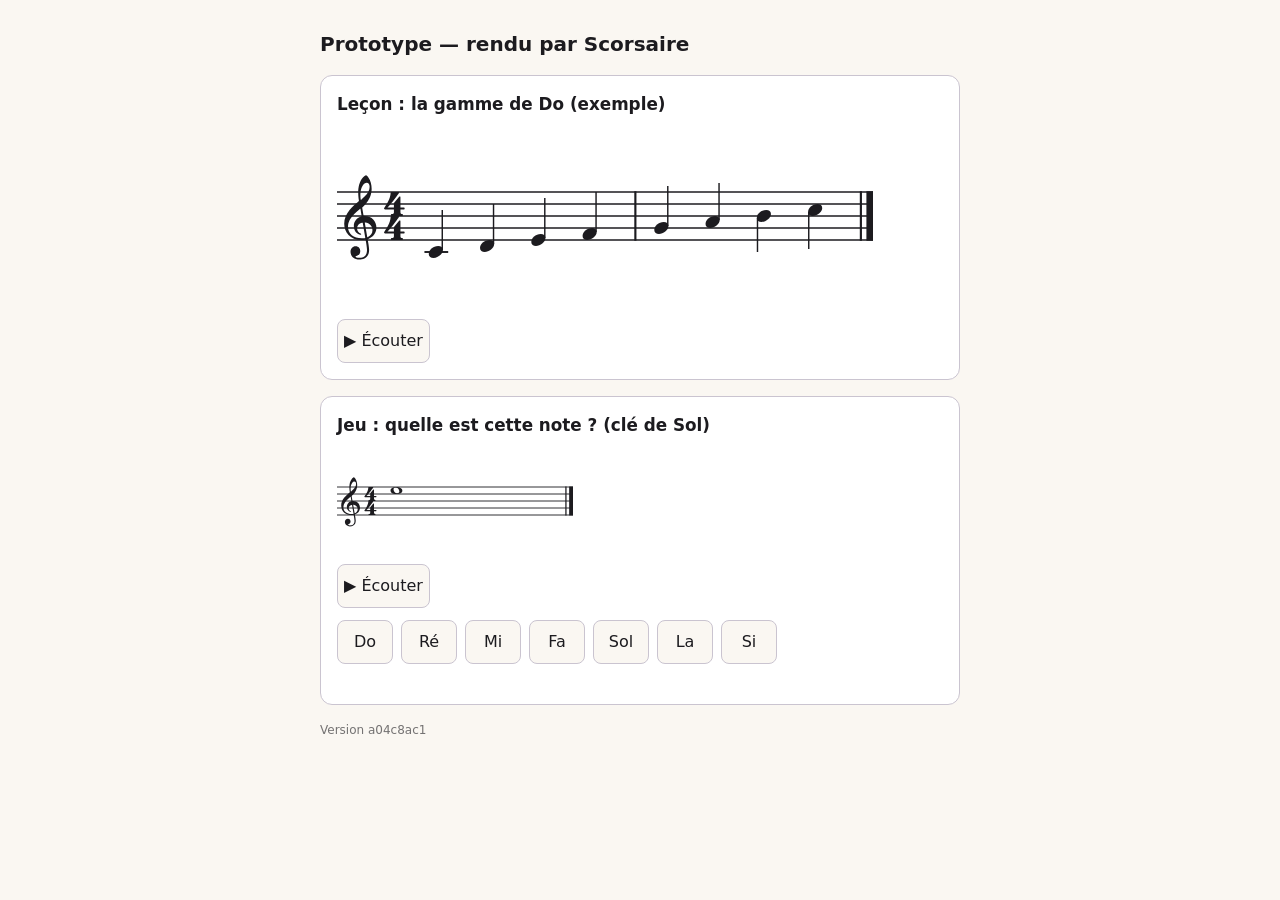
<file: index.html>
<!doctype html>
<html lang="fr"><head><meta charset="utf-8"><meta name="viewport" content="width=device-width,initial-scale=1">
<title>Prototype Solfège</title>
<style>
:root{color-scheme:light dark;--bg:#faf7f2;--fg:#1c1b1f;--card:#fff;--line:#cac4d0;--accent:#8a6508}
@media (prefers-color-scheme:dark){:root{--bg:#16141a;--fg:#f4f1ea;--card:#201e26;--line:#49454f;--accent:#f0c46a}}
body{margin:0;padding:16px;background:var(--bg);color:var(--fg);font:1rem/1.5 system-ui,sans-serif;max-width:40rem;margin-inline:auto}
section{background:var(--card);border:1px solid var(--line);border-radius:.75rem;padding:1rem;margin-block:1rem}
h1{font-size:1.25rem}h2{font-size:1.05rem;margin-top:0}
#answers{display:flex;flex-wrap:wrap;gap:.5rem;margin-top:.75rem}
button{font:inherit;min-height:2.75rem;min-width:3.5rem;border-radius:.5rem;border:1px solid var(--line);background:var(--bg);color:var(--fg)}
button:focus-visible{outline:3px solid var(--accent);outline-offset:2px}
#result{min-height:1.5em}
</style></head><body>
<h1>Prototype — rendu par Scorsaire</h1>
<section><h2>Leçon : la gamme de Do (exemple)</h2><div id="lesson" aria-label="Partition : gamme de Do majeur"></div></section>
<section><h2>Jeu : quelle est cette note ? (clé de Sol) <span id="score" style="float:right"></span></h2>
<div id="stage" aria-label="Note à identifier"></div><div id="answers"></div><div id="result" role="status"></div></section>
<p id="sndstatus" role="status" style="font-size:.85rem;opacity:.8"></p>
<script type="module" src="proto.js?v=a04c8ac1"></script>
<p style="font-size:.75rem;opacity:.6">Version a04c8ac1</p></body></html>
</file>
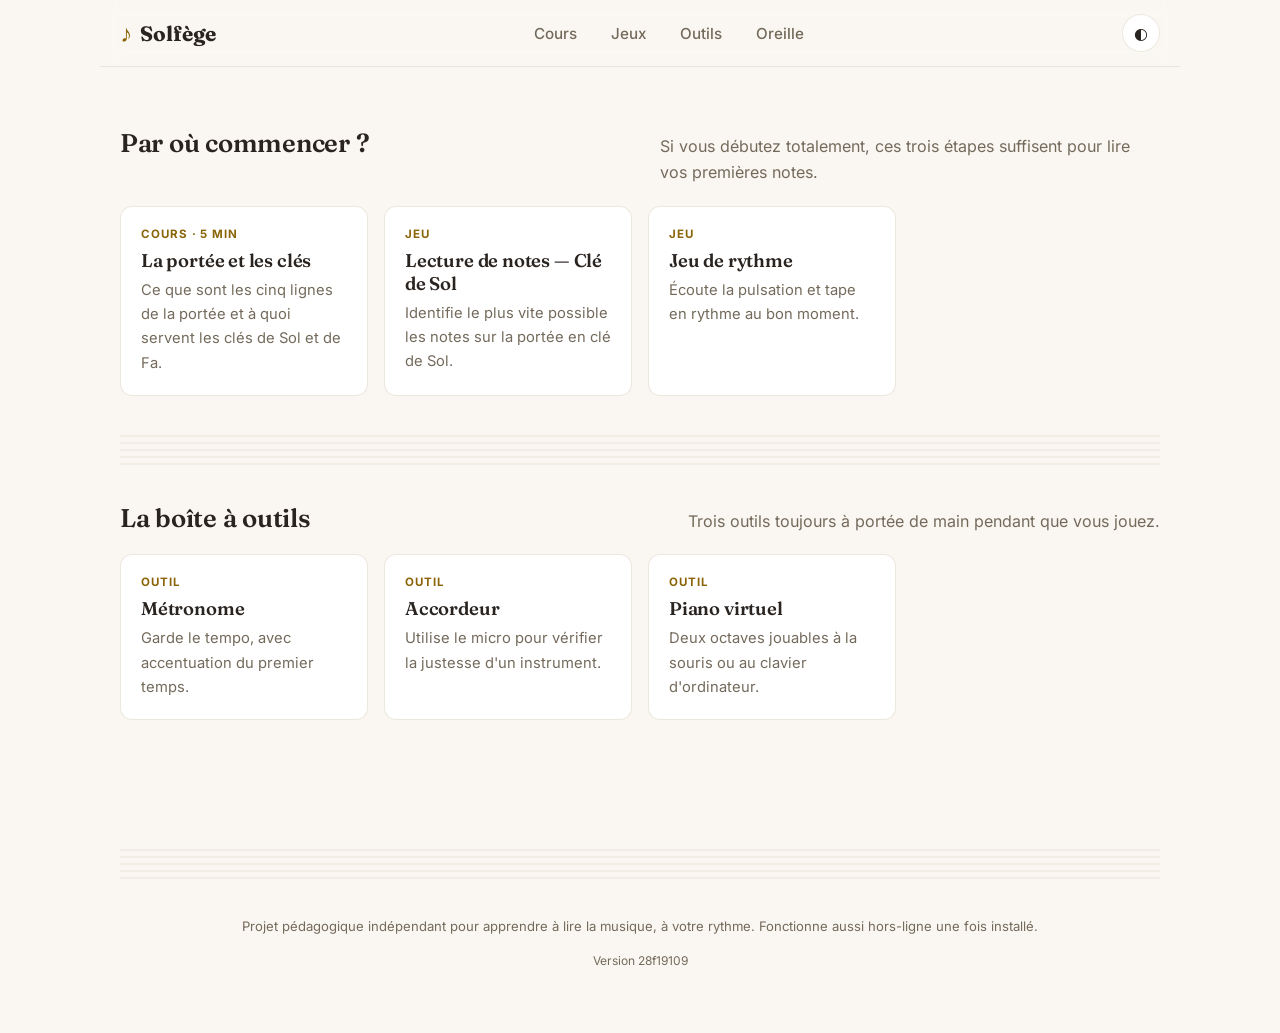
<file: app/index.html>
<!DOCTYPE html>
<html lang="fr">
<head>
<meta charset="UTF-8">
<meta name="viewport" content="width=device-width, initial-scale=1, viewport-fit=cover">
<title>Solfège — apprendre à lire la musique</title>
<meta name="description" content="Apprends le solfège avec des cours clairs, des jeux de lecture de notes, de rythme et de théorie, et des outils pour musiciens.">
<link rel="manifest" href="manifest.json">
<meta name="theme-color" content="#16141a">
<meta name="apple-mobile-web-app-capable" content="yes">
<meta name="apple-mobile-web-app-title" content="Solfège">
<link rel="apple-touch-icon" href="icon.svg">
<link rel="icon" href="icon.svg" type="image/svg+xml">
<link rel="stylesheet" href="app.css?v=28f19109">
</head>
<body>
<div id="app">
  <header class="topbar">
    <h1 id="page-h1" class="sr-only">Solfège</h1>
    <a class="brand" href="#/"><span class="brand-note">♪</span> Solfège</a>
    <nav class="mainnav" id="mainnav">
      <a href="#/cours">Cours</a>
      <a href="#/jeux">Jeux</a>
      <a href="#/outils">Outils</a>
      <a href="#/oreille">Oreille</a>
    </nav>
    <button class="icon-btn" id="theme-toggle" aria-label="Changer de thème" title="Changer de thème">◐</button>
  </header>
  <main id="view"></main>
  <footer class="site-footer">
    <div class="staff-rule" aria-hidden="true"><svg viewBox="0 0 600 34" preserveAspectRatio="none"><line x1="0" y1="4" x2="600" y2="4"/><line x1="0" y1="11" x2="600" y2="11"/><line x1="0" y1="18" x2="600" y2="18"/><line x1="0" y1="25" x2="600" y2="25"/><line x1="0" y1="32" x2="600" y2="32"/></svg></div>
    <p>Projet pédagogique indépendant pour apprendre à lire la musique, à votre rythme. Fonctionne aussi hors-ligne une fois installé.</p>
    <p style="font-size:.75rem;color:var(--fg-soft);text-align:center">Version 28f19109</p>
  </footer>
</div>
<div class="toast" id="toast"></div>

<script type="module" src="main.js?v=28f19109"></script>
</body>
</html>
</file>
<file: app/app.css>
@font-face{font-family:'Inter';font-style:normal;font-weight:100 900;font-display:swap;src:url(fonts/Inter-Variable-latin.woff2) format('woff2')}
@font-face{font-family:'Fraunces';font-style:normal;font-weight:100 900;font-display:swap;src:url(fonts/Fraunces-wght-normal.woff2) format('woff2')}
@font-face{font-family:'Fraunces';font-style:italic;font-weight:100 900;font-display:swap;src:url(fonts/Fraunces-wght-italic.woff2) format('woff2')}
/* Feuille de style reprise telle quelle de l'application actuelle (Solfège, PWAsolfegeInitiation). Seules les polices sont ajoutées, embarquées au lieu d'être chargées depuis Google. */
/* ============ TOKENS ============
   Palette reprise du module "Jeu d'oreille" (mêmes trois thèmes : clair, sombre, contraste),
   réinjectée dans les noms de variables déjà utilisés dans tout le reste de cette feuille de
   style — donc aucune autre règle CSS n'a besoin de changer, seules les valeurs changent. */
:root{
  /* teintes fixes (toujours les mêmes, quel que soit le thème actif) utilisées par quelques
     éléments volontairement invariants, ex. le bouton principal et le toast */
  --ink:#16141a;
  --paper:#f0ebe3;
  --sage:#2f9e5c; --sage-soft: rgba(47,158,92,0.14);
  --brick:#c94444; --brick-soft: rgba(201,68,68,0.12);
  --radius: 12px;
  --bg:#faf7f2; --bg-2:#ffffff; --bg-3:#f1ede4;
  --fg:#2a2420; --fg-soft:#746a5c;
  --rule-strong:#ddd5c7; --rule: color-mix(in srgb, #ddd5c7 55%, transparent);
  --accent:#b8860b; --accent-deep:#8a6508; --accent-soft: rgba(184,134,11,0.13);
  color-scheme: light;
}
@media (prefers-color-scheme: dark){
  :root:not([data-theme="light"]){
    --bg:#16141a; --bg-2:#211e2a; --bg-3:#2a2636;
    --fg:#f0ebe3; --fg-soft:#8a8299;
    --rule-strong:#3c3650; --rule: color-mix(in srgb, #3c3650 60%, transparent);
    --accent:#f0c46a; --accent-deep:#a8872a; --accent-soft: rgba(240,196,106,0.12);
    --sage:#6bcb8a; --sage-soft: rgba(107,203,138,0.15);
    --brick:#e06060; --brick-soft: rgba(224,96,96,0.12);
    color-scheme: dark;
  }
}
:root[data-theme="dark"]{
  --bg:#16141a; --bg-2:#211e2a; --bg-3:#2a2636;
  --fg:#f0ebe3; --fg-soft:#8a8299;
  --rule-strong:#3c3650; --rule: color-mix(in srgb, #3c3650 60%, transparent);
  --accent:#f0c46a; --accent-deep:#a8872a; --accent-soft: rgba(240,196,106,0.12);
  --sage:#6bcb8a; --sage-soft: rgba(107,203,138,0.15);
  --brick:#e06060; --brick-soft: rgba(224,96,96,0.12);
  color-scheme: dark;
}
/* Thème "contraste" pour la basse vision — conçu selon WCAG 2.2 niveau AAA :
   · texte ≥ 7:1 partout (réel : 10 à 18:1), éléments d'interface et bordures ≥ 3:1 (1.4.6, 1.4.11)
   · fond noir très sombre #0A0A0A et texte #F7F7F7 plutôt que noir/blanc purs (21:1) : évite le halo
     lumineux (« halation ») qui gêne les personnes astigmates
   · jamais la couleur seule pour porter un sens (1.4.1) : bon/faux = bleu clair vs orange (sûr pour tous
     les daltonismes) ET icône ✓/✗ ET bordure pleine/pointillée
   · aucune transparence (fonds opaques), aucune ombre, bordures de 2 px, liens soulignés
   · focus clavier à double anneau (jaune + noir), visible sur n'importe quel fond (2.4.13)
   · texte agrandi (112 %), interligne généreux, animations supprimées */
:root[data-theme="contrast"]{
  --bg:#0A0A0A; --bg-2:#141414; --bg-3:#222222;
  --fg:#F7F7F7; --fg-soft:#CFCFCF;
  --rule:#E8E8E8; --rule-strong:#E8E8E8;
  --accent:#FFD60A; --accent-deep:#FFD60A; --accent-soft:#2B2500;
  --sage:#4DD8FF; --sage-soft:#00232E;       /* « juste » : bleu clair */
  --brick:#FFA040; --brick-soft:#2E1A00;     /* « faux »  : orange */
  color-scheme: dark;
  font-size:112.5%;
}
:root[data-theme="contrast"] body{ line-height:1.7; letter-spacing:.01em; }
:root[data-theme="contrast"] *{ text-shadow:none !important; box-shadow:none !important; transition:none !important; animation:none !important; }
:root[data-theme="contrast"] .card,
:root[data-theme="contrast"] .staff-box,
:root[data-theme="contrast"] .figure-wrap,
:root[data-theme="contrast"] .callout,
:root[data-theme="contrast"] .ans-btn,
:root[data-theme="contrast"] .chip,
:root[data-theme="contrast"] .progress-pill,
:root[data-theme="contrast"] .tuner-bar-wrap,
:root[data-theme="contrast"] .icon-btn,
:root[data-theme="contrast"] .abc-play-btn,
:root[data-theme="contrast"] .btn,
:root[data-theme="contrast"] .ear-training-wrap iframe{ border:2px solid var(--rule); }
:root[data-theme="contrast"] .btn-primary{ background:#F7F7F7; color:#000000; }
:root[data-theme="contrast"] .btn-accent,
:root[data-theme="contrast"] .chip.active,
:root[data-theme="contrast"] nav.mainnav a.active{ background:var(--accent); color:#000000; border-color:var(--accent); font-weight:700; }
:root[data-theme="contrast"] nav.mainnav a{ color:var(--fg); }
:root[data-theme="contrast"] nav.mainnav a:hover{ background:var(--bg-3); border-color:var(--accent); }
:root[data-theme="contrast"] main a:not(.btn):not(.card){ color:#7FC8FF; text-decoration:underline; text-underline-offset:3px; text-decoration-thickness:2px; }
:root[data-theme="contrast"] .ans-btn:hover,
:root[data-theme="contrast"] .chip:hover{ border-color:var(--accent); background:var(--bg-3); }
/* Bon / faux : couleur + icône + style de bordure (jamais la couleur seule) */
:root[data-theme="contrast"] .ans-btn.correct{ background:var(--sage-soft); border:3px solid var(--sage); color:var(--sage); }
:root[data-theme="contrast"] .ans-btn.correct::before{ content:"✓ "; font-weight:700; }
:root[data-theme="contrast"] .ans-btn.wrong{ background:var(--brick-soft); border:3px dashed var(--brick); color:var(--brick); }
:root[data-theme="contrast"] .ans-btn.wrong::before{ content:"✗ "; font-weight:700; }
:root[data-theme="contrast"] .feedback.ok{ color:var(--sage); font-weight:700; }
:root[data-theme="contrast"] .feedback.ok::before{ content:"✓ "; }
:root[data-theme="contrast"] .feedback.no{ color:var(--brick); font-weight:700; }
:root[data-theme="contrast"] .feedback.no::before{ content:"✗ "; }
:root[data-theme="contrast"] .topbar{ background:#0A0A0A; border-bottom:2px solid var(--rule); backdrop-filter:none; -webkit-backdrop-filter:none; }
:root[data-theme="contrast"] .pkey{ border:2px solid #000000; }
:root[data-theme="contrast"] .pkey.white{ background:#F7F7F7; }
:root[data-theme="contrast"] .pkey.black{ background:#000000; outline:1px solid #F7F7F7; }
:root[data-theme="contrast"] .pkey.active.white,
:root[data-theme="contrast"] .pkey.active.black{ background:var(--accent); }
:root[data-theme="contrast"] .abc-notation svg:not([viewBox]) line,
:root[data-theme="contrast"] .abc-notation svg:not([viewBox]) path{ stroke-width:1.1px; }
/* Focus : double anneau jaune + noir, lisible sur fond clair comme sombre */
:root[data-theme="contrast"] a:focus-visible,
:root[data-theme="contrast"] button:focus-visible,
:root[data-theme="contrast"] input:focus-visible,
:root[data-theme="contrast"] select:focus-visible,
:root[data-theme="contrast"] [tabindex]:focus-visible{ outline:3px solid var(--accent); outline-offset:3px; box-shadow:0 0 0 6px #000000 !important; }
*{box-sizing:border-box;}
html{scroll-padding-top: calc(64px + env(safe-area-inset-top,0px));}
html,body{height:100%;}
body{
  margin:0; background:var(--bg); color:var(--fg);
  font-family:'Inter',system-ui,sans-serif;
  -webkit-font-smoothing:antialiased;
  padding-top: env(safe-area-inset-top,0px);
  padding-bottom: env(safe-area-inset-bottom,0px);
  transition: background .25s ease, color .25s ease;
}
h1,h2,h3,.serif{ font-family:'Fraunces',serif; font-weight:600; letter-spacing:-0.01em; color:var(--fg); }
p{ line-height:1.65; color:var(--fg-soft); }
a{ color:inherit; }
button{ font-family:inherit; }
/* abcjs draws its own SVG with black presentation attributes; presentation attributes sit at the
   bottom of the CSS cascade, so a plain rule here reliably recolors every shape to the current theme. */
.abc-notation{ overflow-x:auto; overflow-y:visible; position:relative; }
.abc-notation svg{ width:100% !important; height:auto !important; display:block; position:static !important; }
.abc-notation svg path, .abc-notation svg text, .abc-notation svg rect,
.abc-notation svg line, .abc-notation svg ellipse, .abc-notation svg polygon{
  fill:var(--fg) !important; stroke:var(--fg) !important;
}
.abc-notation svg:not([viewBox]) line, .abc-notation svg:not([viewBox]) path{ stroke-width:0.75px; }
/* Le bouton "Écouter" n'est jamais placé dans le conteneur de la portée : il est inséré juste
   après, comme un bloc totalement séparé, pour ne jamais pouvoir être recouvert par le SVG. */
.abc-play-btn{
  position:relative; z-index:5; display:block; width:max-content; max-width:100%;
  margin:10px auto 4px; padding:7px 18px; border-radius:999px;
  border:1px solid var(--rule-strong); background:var(--bg-3); color:var(--fg);
  font-size:.82rem; font-weight:600; cursor:pointer;
}
.abc-play-btn:hover{ border-color:var(--accent-deep); }
.abc-play-btn:disabled{ opacity:.6; cursor:default; }

/* ============ LAYOUT ============ */
#app{ max-width:1080px; margin:0 auto; padding:0 20px; }
.topbar{
  position:sticky; top:0; z-index:40;
  display:flex; align-items:center; justify-content:space-between;
  padding: calc(14px + env(safe-area-inset-top,0px)) 20px 14px;
  margin: 0 -20px;
  background: color-mix(in srgb, var(--bg) 88%, transparent);
  backdrop-filter: blur(10px);
  border-bottom:1px solid var(--rule);
}
.brand{ display:flex; align-items:center; gap:8px; text-decoration:none; font-family:'Fraunces',serif; font-weight:700; font-size:1.3rem; color:var(--fg); }
.brand .brand-note{ color:var(--accent-deep); font-size:1.5rem; }
nav.mainnav{ display:flex; gap:4px; align-items:center; }
nav.mainnav a{
  text-decoration:none; padding:8px 14px; border-radius:999px; font-size:.95rem; font-weight:500;
  color:var(--fg-soft); border:1px solid transparent;
}
nav.mainnav a.active, nav.mainnav a:hover{ color:var(--fg); border-color:var(--rule); background:var(--bg-2); }
.icon-btn{
  border:1px solid var(--rule); background:var(--bg-2); color:var(--fg);
  width:38px; height:38px; border-radius:50%; cursor:pointer; font-size:1rem;
  display:flex; align-items:center; justify-content:center;
}
.icon-btn:focus-visible, a:focus-visible, button:focus-visible, input:focus-visible{ outline:2px solid var(--accent-deep); outline-offset:2px; }

main{ padding: 40px 0 80px; min-height:60vh; }

/* staff rule divider — recurring motif */
.staff-rule{ width:100%; height:34px; margin:36px 0; opacity:.55; }
.staff-rule svg{ width:100%; height:100%; display:block; }
.staff-rule line{ stroke:var(--rule-strong); stroke-width:1; }

/* ============ HERO ============ */
.btn{
  display:inline-flex; align-items:center; gap:8px; padding:12px 22px; border-radius:999px;
  text-decoration:none; font-weight:600; font-size:.98rem; cursor:pointer; border:1px solid transparent;
  transition: transform .15s ease;
}
.btn:active{ transform: scale(.97); }
.btn-primary{ background:var(--ink); color:var(--paper); }
:root[data-theme="dark"] .btn-primary, @media (prefers-color-scheme:dark){ }
.btn-primary{ background:var(--fg); color:var(--bg); }
.btn-ghost{ background:transparent; border-color:var(--rule-strong); color:var(--fg); }
.btn-ghost:hover{ background:var(--bg-2); }
.btn-accent{ background:var(--accent-deep); color:#fff; }


/* ============ CARDS / GRIDS ============ */
.section-head{ display:flex; align-items:baseline; justify-content:space-between; gap:20px; margin-bottom:20px; flex-wrap:wrap;}
.section-head h2{ font-size:1.6rem; margin:0; }
.section-head p{ margin:0; max-width:50ch; }
.grid{ display:grid; gap:16px; grid-template-columns: repeat(auto-fill, minmax(230px,1fr)); }
.card{
  display:block; text-decoration:none; color:inherit;
  border:1px solid var(--rule); border-radius: var(--radius);
  padding:20px; background:var(--bg-2);
  cursor:pointer;
}
.card:hover{ border-color:var(--accent-deep); }
.card .k{ font-size:.72rem; text-transform:uppercase; letter-spacing:.08em; color:var(--accent-deep); font-weight:700; }
.card h3{ margin:8px 0 6px; font-size:1.15rem; }
.card p{ margin:0; font-size:.92rem; }
.card .meta{ margin-top:14px; font-size:.82rem; color:var(--fg-soft); display:flex; gap:14px; }

/* breadcrumb / back */
.crumb{ display:inline-flex; align-items:center; gap:6px; text-decoration:none; color:var(--fg-soft); font-size:.9rem; margin-bottom:22px; }
.crumb:hover{ color:var(--fg); }

/* Lesson page */
.lesson-head h2{ font-size:2rem; margin:0 0 10px;}
.lesson-body{ max-width:70ch; }
.lesson-body h3{ font-size:1.2rem; margin:34px 0 10px; }
.lesson-body ul{ color:var(--fg-soft); line-height:1.7; padding-left:1.2em; }
.callout{
  border-left:3px solid var(--accent-deep); background:var(--bg-2); padding:14px 18px; border-radius:0 8px 8px 0; margin:20px 0;
  font-size:.95rem;
}
.figure-wrap{ margin:22px 0; padding:18px; border:1px solid var(--rule); border-radius:var(--radius); background:var(--bg-2); overflow-x:auto; }
.figure-cap{ text-align:center; font-size:.82rem; color:var(--fg-soft); margin-top:8px; }
.dyn-glyph{ font-family:'Fraunces',serif; font-style:italic; font-weight:800; font-size:1.9rem; line-height:1; }
table.durations{ width:100%; border-collapse:collapse; font-size:.92rem; }
table.durations th, table.durations td{ text-align:left; padding:10px 8px; border-bottom:1px solid var(--rule); }
table.durations th{ color:var(--fg-soft); font-weight:600; font-size:.8rem; text-transform:uppercase; letter-spacing:.05em; }
.form-diagram{ display:flex; gap:10px; flex-wrap:wrap; justify-content:center; align-items:center; }
.form-block{ padding:18px 24px; border-radius:10px; font-family:'Fraunces',serif; font-weight:700; font-size:1.05rem; border:1px solid var(--rule-strong); background:var(--bg-3); color:var(--fg-soft); }
.form-a{ background:var(--accent-soft); color:var(--accent-deep); border-color:var(--accent-deep); }
.form-b{ background:var(--bg-3); color:var(--fg); }
.form-theme{ background:var(--sage-soft); color:var(--sage); border-color:var(--sage); }
.form-var{ background:var(--bg-2); color:var(--fg-soft); font-size:.9rem; }

/* ============ GAME UI ============ */
.game-shell{ max-width:640px; margin:0 auto; }
.game-hud{ display:flex; justify-content:space-between; align-items:center; margin-bottom:22px; gap:12px; flex-wrap:wrap; }
.hud-stat{ font-size:.82rem; color:var(--fg-soft); }
.hud-stat b{ color:var(--fg); font-size:1.1rem; display:block; font-family:'Fraunces',serif; }
.staff-box{
  background: var(--bg-2); border:1px solid var(--rule); border-radius: var(--radius);
  padding: 30px 20px; margin-bottom:26px; display:flex; flex-direction:column; align-items:center; justify-content:center;
}
.staff-box .abc-notation{ width:100%; }
.staff-box svg{ width:100%; max-width:420px; height:auto; overflow:visible; }
.figure-wrap svg{ overflow:visible; }
.ledger{ stroke:var(--fg-soft); stroke-width:1.4; }
.answers{ display:grid; grid-template-columns:repeat(auto-fit,minmax(90px,1fr)); gap:10px; }
.ans-btn{
  padding:14px 8px; border-radius:10px; border:1px solid var(--rule-strong); background:var(--bg-2); color:var(--fg);
  font-weight:600; font-size:1rem; cursor:pointer; font-family:'Fraunces',serif;
}
.ans-btn:hover{ border-color:var(--accent-deep); }
.ans-btn.correct{ background:var(--sage-soft); border-color:var(--sage); color:var(--sage); }
.ans-btn.wrong{ background:var(--brick-soft); border-color:var(--brick); color:var(--brick); }
.feedback{ text-align:center; min-height:28px; font-weight:600; margin-top:16px; }
.feedback.ok{ color:var(--sage); }
.feedback.no{ color:var(--brick); }
.game-intro{ max-width:60ch; }
.diff-row{ display:flex; gap:8px; margin:18px 0 26px; flex-wrap:wrap; }
.chip{ padding:8px 16px; border-radius:999px; border:1px solid var(--rule-strong); background:var(--bg-2); cursor:pointer; font-size:.88rem; font-weight:600; }
.chip.active{ background:var(--accent-deep); color:#fff; border-color:var(--accent-deep); }

/* rhythm */
.beat-row{ display:flex; gap:10px; justify-content:center; align-items:flex-end; margin:20px 0 30px; flex-wrap:wrap; min-height:90px; }
.beat-note{ width:34px; height:60px; display:flex; align-items:flex-end; justify-content:center; opacity:.5; transition:opacity .1s, transform .1s;}
.beat-note svg{ width:100%; height:100%; }
.beat-note.active{ opacity:1; transform:scale(1.15); }
.tap-pad{
  width:100%; padding:26px; border-radius:16px; border:2px solid var(--accent-deep); background:var(--accent-soft);
  font-family:'Fraunces',serif; font-size:1.3rem; font-weight:600; color:var(--fg); cursor:pointer;
}
.tap-pad:active{ transform:scale(.98); }
.hit-row{ display:flex; gap:6px; justify-content:center; margin-top:16px; flex-wrap:wrap;}
.hit{ width:14px; height:14px; border-radius:50%; background:var(--rule-strong); }
.hit.good{ background:var(--sage); }
.hit.mid{ background:var(--accent-deep); }
.hit.bad{ background:var(--brick); }

/* ============ TOOLS ============ */
.tool-shell{ max-width:600px; margin:0 auto; text-align:center; }
.ear-training-wrap{ width:100%; }
.ear-training-wrap iframe{ width:100%; height:min(860px, 88vh); border:1px solid var(--rule); border-radius:var(--radius); display:block; background:var(--bg-2); }
.bpm-display{ font-family:'Fraunces',serif; font-size:4rem; margin:6px 0; }
.bpm-label{ color:var(--fg-soft); font-size:.85rem; text-transform:uppercase; letter-spacing:.08em; }
input[type=range]{ width:100%; accent-color: var(--accent-deep); margin:18px 0; }
.pendulum-wrap{ display:flex; justify-content:center; margin:20px 0 10px; }
.pendulum-dot{ width:22px; height:22px; border-radius:50%; background:var(--accent-deep); transition: transform .05s linear; }
.tool-row{ display:flex; gap:12px; justify-content:center; flex-wrap:wrap; margin-top:20px; }
.time-sig-row{ display:flex; gap:8px; justify-content:center; margin:14px 0; }

.tuner-face{ width:220px; height:130px; margin:20px auto; position:relative; }
.tuner-note{ font-family:'Fraunces',serif; font-size:3.2rem; margin:10px 0 0; }
.tuner-cents{ font-size:.9rem; color:var(--fg-soft); }
.tuner-bar-wrap{ width:100%; max-width:340px; margin:20px auto; height:10px; border-radius:6px; background:var(--bg-3); position:relative; overflow:hidden; }
.tuner-bar-mid{ position:absolute; left:50%; top:0; bottom:0; width:2px; background:var(--rule-strong); }
.tuner-needle{ position:absolute; top:0; bottom:0; width:6px; border-radius:3px; background:var(--fg-soft); left:50%; transform:translateX(-50%); transition: left .08s linear, background .15s; }

/* Le clavier sort du conteneur #app (plafonné à 1080px) pour occuper toute la largeur de l'écran :
   sa largeur et son décalage sont posés en JavaScript (voir renderPiano) car 100vw inclut la barre
   de défilement et provoquerait un défilement horizontal parasite. --wk = largeur d'une touche blanche. */
.piano-wrap{ box-sizing:border-box; overflow:hidden; padding:10px 16px 20px; }
.piano{ --wk:46px; position:relative; height:170px; display:flex; width:max-content; margin:0 auto; user-select:none; }
.pkey{ position:relative; border:1px solid var(--ink); border-radius:0 0 6px 6px; cursor:pointer; }
.pkey.white{ width:var(--wk); height:168px; background:#fffdf7; z-index:1; }
:root[data-theme="dark"] .pkey.white{ background:#EDE7D6; }
.pkey.black{ width:calc(var(--wk) * .6); height:104px; background:#181818; margin-left:calc(var(--wk) * -.3); margin-right:calc(var(--wk) * -.3); z-index:2; border-radius:0 0 4px 4px; }
.pkey.active.white{ background: var(--accent-soft); }
.pkey.active.black{ background: var(--accent-deep); }
.pkey .lbl{ position:absolute; bottom:8px; left:0; right:0; text-align:center; font-size:.65rem; color:#8a8a8a; }
.pkey.black .lbl{ color:#ddd; }

/* footer */
.site-footer{ padding: 10px 0 50px; text-align:center; }
.site-footer p{ font-size:.82rem; }

/* toast for progress save */
.toast{
  position:fixed; bottom: calc(20px + env(safe-area-inset-bottom,0px)); left:50%; transform:translateX(-50%) translateY(20px);
  background:var(--ink); color:var(--paper); padding:10px 20px; border-radius:999px; font-size:.85rem; opacity:0;
  transition: opacity .25s, transform .25s; pointer-events:none; z-index:100;
}
.toast.show{ opacity:1; transform:translateX(-50%) translateY(0); }

.progress-strip{ display:flex; gap:14px; overflow-x:auto; padding-bottom:6px; }
.progress-pill{ flex:0 0 auto; border:1px solid var(--rule); border-radius:12px; padding:12px 18px; background:var(--bg-2); min-width:130px; }
.progress-pill b{ display:block; font-family:'Fraunces',serif; font-size:1.4rem; }
.progress-pill span{ font-size:.78rem; color:var(--fg-soft); }

/* ---- Ajouts de la nouvelle application (le reste de ce fichier est repris tel quel de l'actuelle) ---- */
/* Les partitions de Scorsaire sont des SVG avec un viewBox : on leur garde leur taille naturelle (largeur posée en --w par le code).
   L'ancienne règle « width:100% » élargissait seulement la zone de dessin des SVG d'abcjs, qui n'avaient pas de viewBox, sans agrandir le dessin. */
.abc-notation svg[viewBox]{ width:var(--w, auto) !important; max-width:100%; height:auto !important; }

/* ---- Accessibilité (lot 7) : contrastes relevés par axe-core ---- */
@media (prefers-color-scheme: dark){ :root:not([data-theme="light"]){ --fg-soft:#a9a2b8; } }
:root[data-theme="dark"]{ --fg-soft:#a9a2b8; }
@media (prefers-color-scheme: dark){ :root:not([data-theme="light"]):not([data-theme="contrast"]) :is(.btn-accent, .chip.active){ background:#8a6508; border-color:#8a6508; } }
:root[data-theme="dark"] :is(.btn-accent, .chip.active){ background:#8a6508; border-color:#8a6508; }
.pkey .lbl{ color:#595959; }
.pkey.black .lbl{ color:#e4e4e4; }
.sr-only{ position:absolute; width:1px; height:1px; margin:-1px; padding:0; overflow:hidden; clip:rect(0 0 0 0); white-space:nowrap; border:0; }
.form-theme{ color: color-mix(in srgb, var(--sage) 62%, var(--fg)); }
</file>
